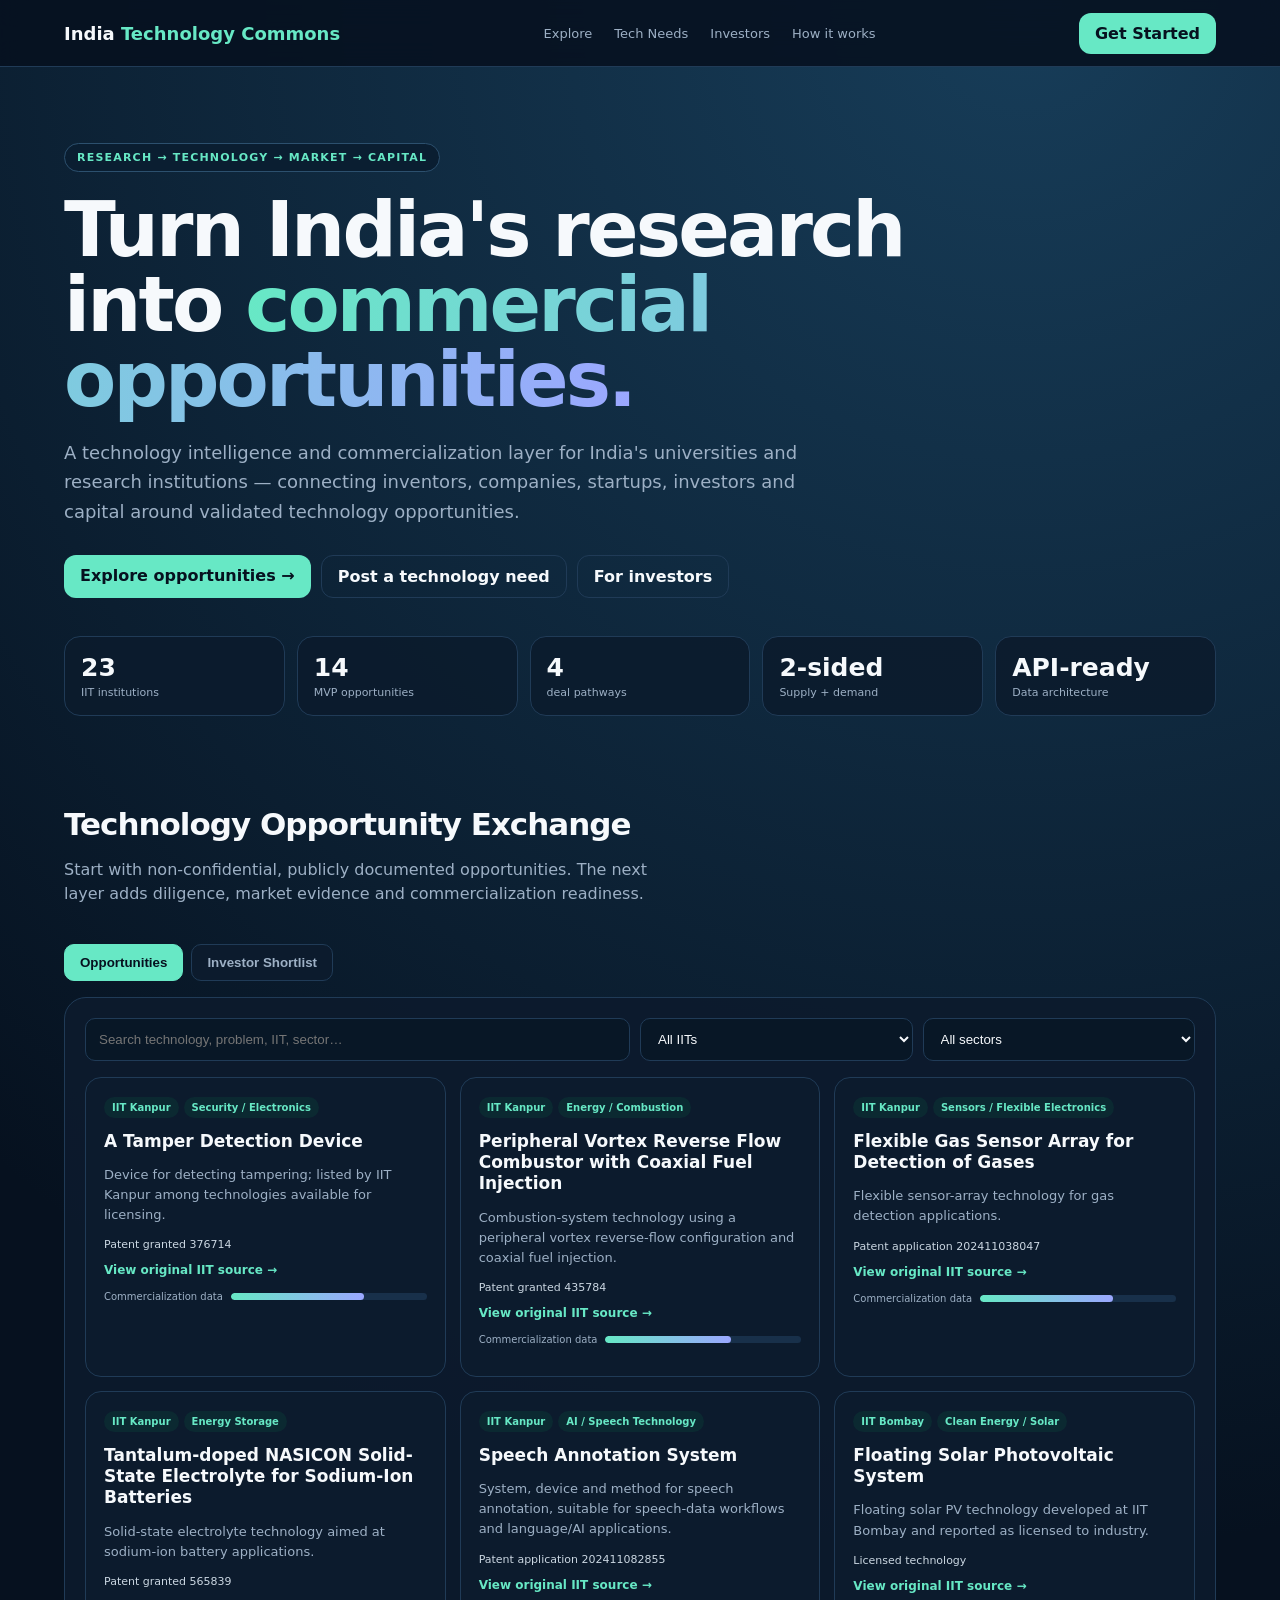
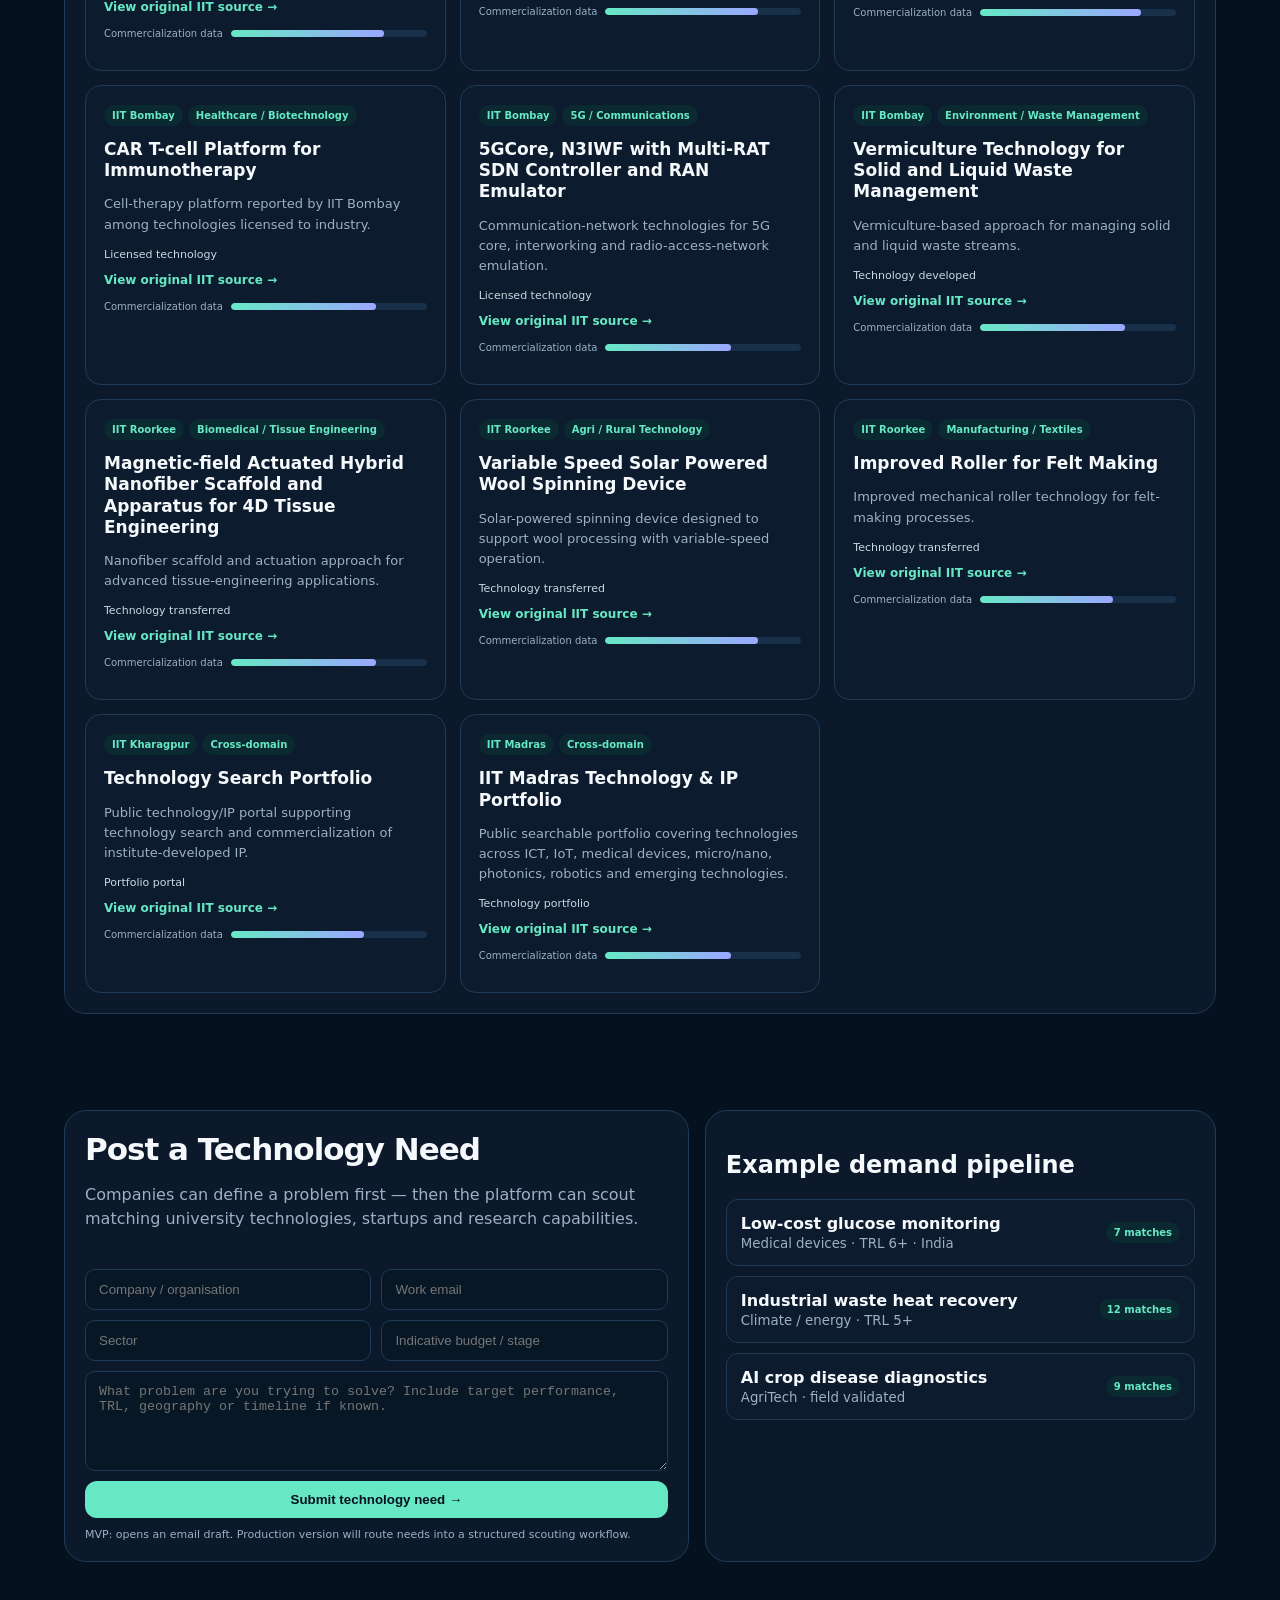
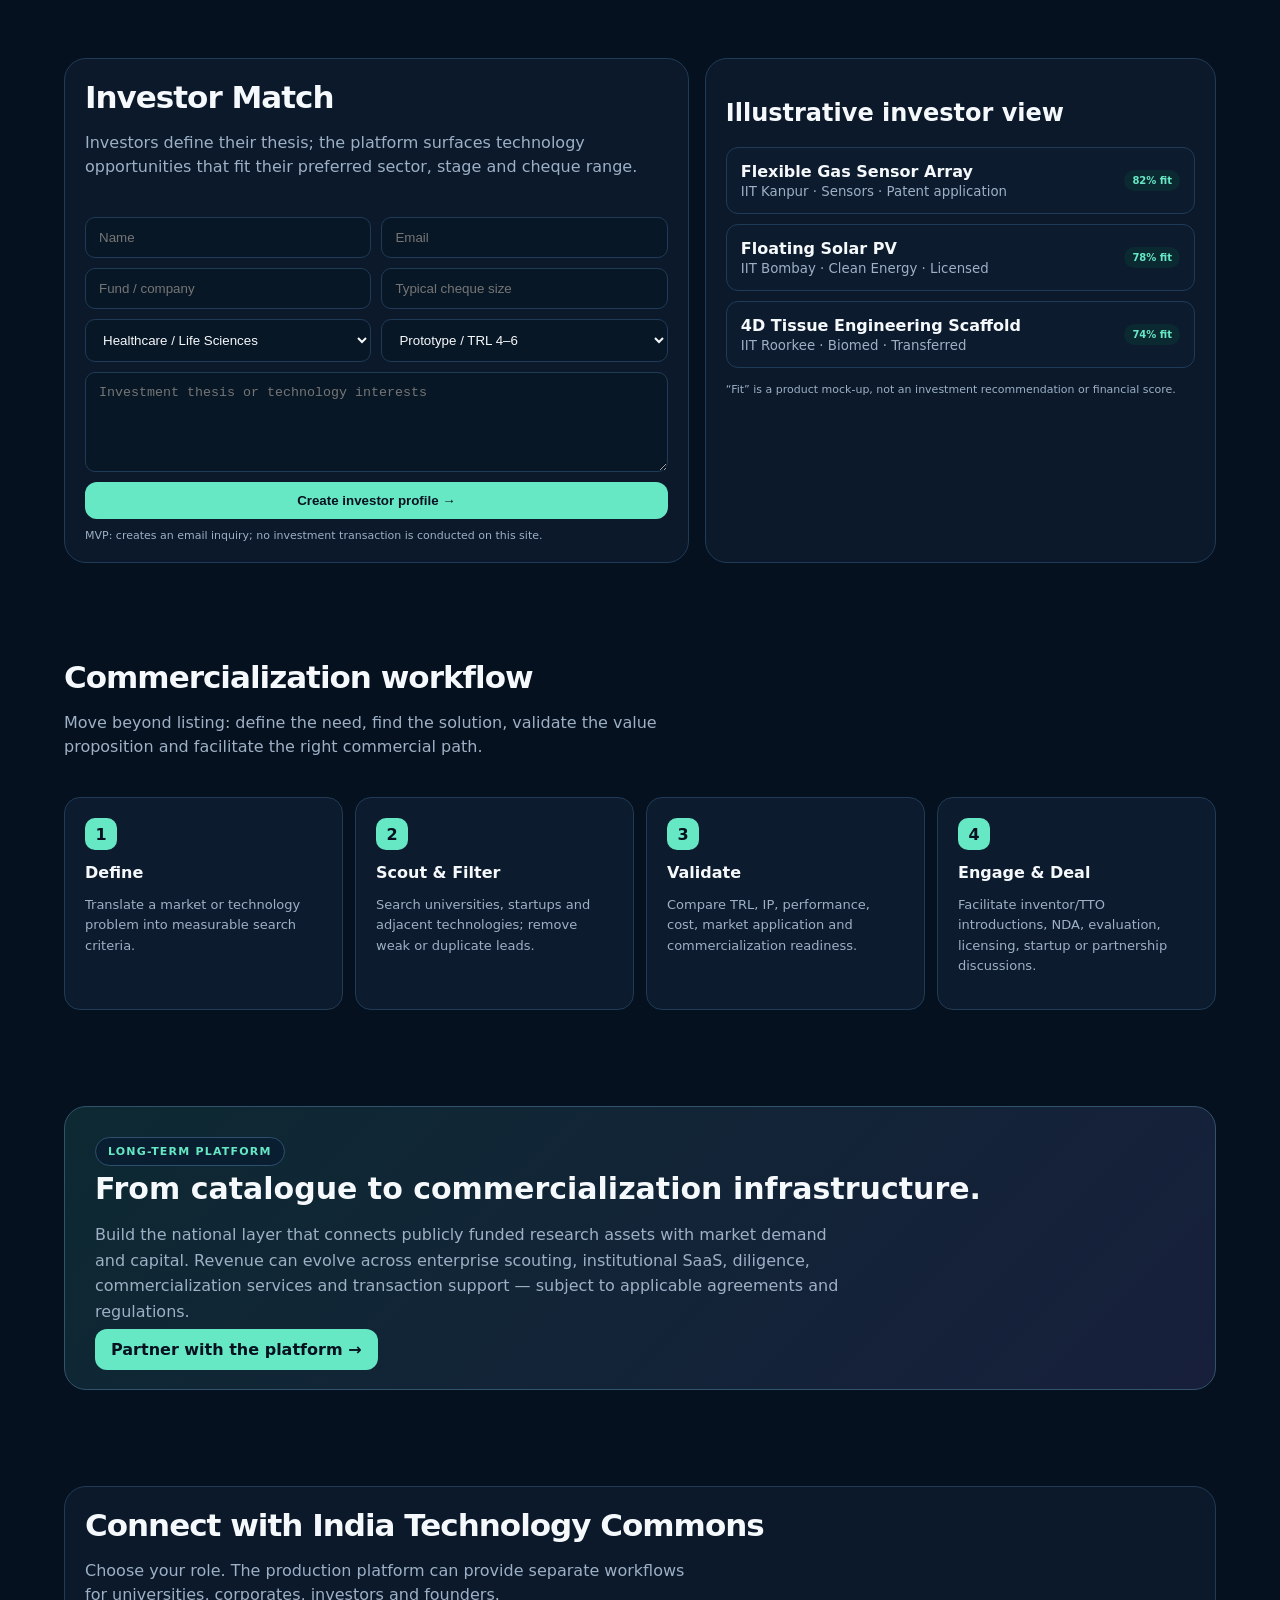
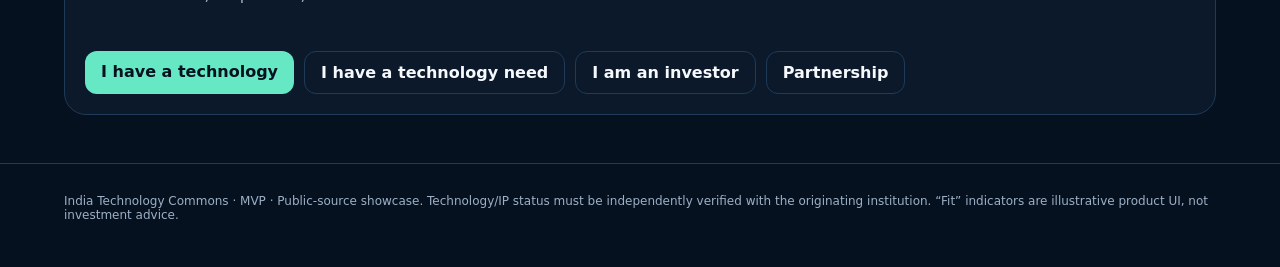
<file: technology-commons/index.html>
<!doctype html>
<html lang="en"><head><meta charset="utf-8"><meta name="viewport" content="width=device-width,initial-scale=1">
<title>India Technology Commons | Research to Capital</title>
<meta name="description" content="Discover, scout and commercialize technologies from India's research ecosystem.">
<style>
:root{--bg:#06111f;--p:#0c1b2d;--p2:#10253b;--line:#203b57;--txt:#f6f9fc;--mut:#9db0c5;--a:#67e8c5;--b:#9ba7ff;--gold:#ffd166;--danger:#ff7f96}
*{box-sizing:border-box}body{margin:0;background:radial-gradient(circle at 80% 0,#173d59 0,transparent 30%),var(--bg);color:var(--txt);font-family:Inter,system-ui,-apple-system,Segoe UI,sans-serif}a{text-decoration:none;color:inherit}.wrap{max-width:1200px;margin:auto;padding:0 24px}
nav{position:sticky;top:0;z-index:20;background:rgba(6,17,31,.88);backdrop-filter:blur(14px);border-bottom:1px solid var(--line)}.nav{height:66px;display:flex;align-items:center;justify-content:space-between}.brand{font-weight:900;font-size:18px}.brand i{font-style:normal;color:var(--a)}.navlinks{display:flex;gap:22px;color:var(--mut);font-size:13px}.navlinks a:hover{color:var(--a)}.btn{border:0;border-radius:12px;padding:11px 16px;font-weight:800;cursor:pointer}.primary{background:var(--a);color:#06111f}.ghost{background:transparent;border:1px solid var(--line);color:var(--txt)}
.hero{padding:76px 0 42px}.eyebrow{display:inline-block;padding:7px 12px;border:1px solid #2c506e;border-radius:99px;color:var(--a);background:#0a1e31;font-size:11px;font-weight:850;letter-spacing:1.2px;text-transform:uppercase}h1{font-size:clamp(40px,6.5vw,76px);line-height:.99;letter-spacing:-2.8px;max-width:950px;margin:20px 0}.grad{background:linear-gradient(90deg,var(--a),var(--b));-webkit-background-clip:text;color:transparent}.lead{max-width:790px;color:var(--mut);font-size:18px;line-height:1.65}.hero-actions{display:flex;gap:10px;flex-wrap:wrap;margin-top:28px}.metrics{display:grid;grid-template-columns:repeat(5,1fr);gap:12px;margin-top:38px}.metric{background:rgba(12,27,45,.9);border:1px solid var(--line);border-radius:16px;padding:16px}.metric b{font-size:25px}.metric span{display:block;color:var(--mut);font-size:11px;margin-top:4px}
section{padding:48px 0}.section-head{display:flex;justify-content:space-between;align-items:end;gap:20px;margin-bottom:22px}.section-head h2{margin:0;font-size:31px;letter-spacing:-1px}.section-head p{color:var(--mut);max-width:600px;line-height:1.5}
.tabs{display:flex;gap:8px;flex-wrap:wrap;margin-bottom:16px}.tab{padding:10px 15px;border:1px solid var(--line);background:var(--p);color:var(--mut);border-radius:10px;font-weight:800;cursor:pointer}.tab.active{background:var(--a);color:#06111f;border-color:var(--a)}
.panel{background:rgba(12,27,45,.92);border:1px solid var(--line);border-radius:22px;padding:20px}.toolbar{display:grid;grid-template-columns:2fr 1fr 1fr;gap:10px;margin-bottom:16px}input,select,textarea{width:100%;padding:12px 13px;background:#081726;color:var(--txt);border:1px solid var(--line);border-radius:10px;outline:none}textarea{min-height:100px;resize:vertical}
.grid{display:grid;grid-template-columns:repeat(3,1fr);gap:14px}.card{background:var(--p);border:1px solid var(--line);border-radius:16px;padding:18px;transition:.2s}.card:hover{transform:translateY(-3px);border-color:#3a668c}.tag{display:inline-block;background:#0b2931;color:var(--a);padding:5px 8px;border-radius:99px;font-size:10px;font-weight:850;margin:0 5px 5px 0}.tag.gold{background:#302719;color:var(--gold)}.card h3{font-size:17px;line-height:1.25;margin:8px 0}.card p{color:var(--mut);font-size:13px;line-height:1.55}.meta{font-size:11px;color:#cbd7e2;margin:8px 0}.source{color:var(--a);font-size:12px;font-weight:800}.score{display:flex;gap:8px;align-items:center;margin:13px 0}.scorebar{height:7px;background:#18304a;border-radius:99px;flex:1;overflow:hidden}.scorebar i{display:block;height:100%;background:linear-gradient(90deg,var(--a),var(--b));border-radius:99px}.empty{text-align:center;color:var(--mut);padding:35px;grid-column:1/-1}
.how{display:grid;grid-template-columns:repeat(4,1fr);gap:12px}.step{padding:20px;background:var(--p);border:1px solid var(--line);border-radius:16px}.num{display:inline-flex;width:32px;height:32px;border-radius:10px;background:var(--a);color:#06111f;align-items:center;justify-content:center;font-weight:900}.step h3{font-size:16px;margin:13px 0 6px}.step p{color:var(--mut);font-size:13px;line-height:1.55}
.twocol{display:grid;grid-template-columns:1.1fr .9fr;gap:16px}.list{display:grid;gap:10px}.row{display:flex;align-items:center;justify-content:space-between;gap:15px;padding:14px;background:var(--p);border:1px solid var(--line);border-radius:12px}.row small{color:var(--mut);display:block;margin-top:3px}.status{font-size:10px;font-weight:900;padding:5px 8px;border-radius:99px;background:#0b2931;color:var(--a);white-space:nowrap}
.form{display:grid;gap:10px}.formgrid{display:grid;grid-template-columns:1fr 1fr;gap:10px}
.callout{background:linear-gradient(135deg,#0d2932,#171f3b);border:1px solid #31536c;border-radius:22px;padding:30px}.callout h2{font-size:30px;margin:5px 0 10px}.callout p{color:var(--mut);line-height:1.6;max-width:760px}
footer{border-top:1px solid var(--line);padding:30px 0 45px;color:var(--mut);font-size:12px}.note{font-size:11px;color:var(--mut)}
@media(max-width:950px){.metrics{grid-template-columns:repeat(3,1fr)}.grid{grid-template-columns:repeat(2,1fr)}.how{grid-template-columns:repeat(2,1fr)}.twocol{grid-template-columns:1fr}.navlinks{display:none}}
@media(max-width:620px){.metrics{grid-template-columns:repeat(2,1fr)}.grid{grid-template-columns:1fr}.toolbar,.formgrid{grid-template-columns:1fr}.how{grid-template-columns:1fr}h1{letter-spacing:-1.5px}}
</style></head>
<body>
<nav><div class="wrap nav"><div class="brand">India <i>Technology Commons</i></div><div class="navlinks"><a href="#explore">Explore</a><a href="#needs">Tech Needs</a><a href="#investors">Investors</a><a href="#process">How it works</a></div><a class="btn primary" href="#connect">Get Started</a></div></nav>

<header class="hero"><div class="wrap">
<span class="eyebrow">Research → Technology → Market → Capital</span>
<h1>Turn India's research into <span class="grad">commercial opportunities.</span></h1>
<p class="lead">A technology intelligence and commercialization layer for India's universities and research institutions — connecting inventors, companies, startups, investors and capital around validated technology opportunities.</p>
<div class="hero-actions"><a class="btn primary" href="#explore">Explore opportunities →</a><a class="btn ghost" href="#needs">Post a technology need</a><a class="btn ghost" href="#investors">For investors</a></div>
<div class="metrics"><div class="metric"><b>23</b><span>IIT institutions</span></div><div class="metric"><b id="rc">0</b><span>MVP opportunities</span></div><div class="metric"><b>4</b><span>deal pathways</span></div><div class="metric"><b>2-sided</b><span>Supply + demand</span></div><div class="metric"><b>API-ready</b><span>Data architecture</span></div></div>
</div></header>

<section id="explore"><div class="wrap">
<div class="section-head"><div><h2>Technology Opportunity Exchange</h2><p>Start with non-confidential, publicly documented opportunities. The next layer adds diligence, market evidence and commercialization readiness.</p></div></div>
<div class="tabs"><button class="tab active" data-view="opps">Opportunities</button><button class="tab" data-view="short">Investor Shortlist</button></div>
<div class="panel"><div class="toolbar"><input id="q" placeholder="Search technology, problem, IIT, sector…"><select id="iit"><option value="">All IITs</option></select><select id="cat"><option value="">All sectors</option></select></div><div id="grid" class="grid"></div></div>
</div></section>

<section id="needs"><div class="wrap"><div class="twocol">
<div class="panel"><div class="section-head"><div><h2>Post a Technology Need</h2><p>Companies can define a problem first — then the platform can scout matching university technologies, startups and research capabilities.</p></div></div>
<form class="form" id="needForm"><div class="formgrid"><input name="company" required placeholder="Company / organisation"><input name="email" type="email" required placeholder="Work email"></div><div class="formgrid"><input name="sector" placeholder="Sector"><input name="budget" placeholder="Indicative budget / stage"></div><textarea name="need" required placeholder="What problem are you trying to solve? Include target performance, TRL, geography or timeline if known."></textarea><button class="btn primary">Submit technology need →</button><span class="note">MVP: opens an email draft. Production version will route needs into a structured scouting workflow.</span></form></div>
<div class="panel"><h2>Example demand pipeline</h2><div class="list"><div class="row"><div><b>Low-cost glucose monitoring</b><small>Medical devices · TRL 6+ · India</small></div><span class="status">7 matches</span></div><div class="row"><div><b>Industrial waste heat recovery</b><small>Climate / energy · TRL 5+</small></div><span class="status">12 matches</span></div><div class="row"><div><b>AI crop disease diagnostics</b><small>AgriTech · field validated</small></div><span class="status">9 matches</span></div></div></div>
</div></div></section>

<section id="investors"><div class="wrap"><div class="twocol">
<div class="panel"><div class="section-head"><div><h2>Investor Match</h2><p>Investors define their thesis; the platform surfaces technology opportunities that fit their preferred sector, stage and cheque range.</p></div></div>
<form class="form" id="invForm"><div class="formgrid"><input name="name" required placeholder="Name"><input name="email" type="email" required placeholder="Email"></div><div class="formgrid"><input name="firm" placeholder="Fund / company"><input name="cheque" placeholder="Typical cheque size"></div><div class="formgrid"><select name="sector"><option>Healthcare / Life Sciences</option><option>Climate / Energy</option><option>AI / DeepTech</option><option>Agri / FoodTech</option><option>Materials / Manufacturing</option></select><select name="stage"><option>Prototype / TRL 4–6</option><option>Commercial / TRL 7–9</option><option>Any stage</option></select></div><textarea name="thesis" placeholder="Investment thesis or technology interests"></textarea><button class="btn primary">Create investor profile →</button><span class="note">MVP: creates an email inquiry; no investment transaction is conducted on this site.</span></form></div>
<div class="panel"><h2>Illustrative investor view</h2><div class="list"><div class="row"><div><b>Flexible Gas Sensor Array</b><small>IIT Kanpur · Sensors · Patent application</small></div><span class="status">82% fit</span></div><div class="row"><div><b>Floating Solar PV</b><small>IIT Bombay · Clean Energy · Licensed</small></div><span class="status">78% fit</span></div><div class="row"><div><b>4D Tissue Engineering Scaffold</b><small>IIT Roorkee · Biomed · Transferred</small></div><span class="status">74% fit</span></div></div><p class="note" style="margin-top:15px">“Fit” is a product mock-up, not an investment recommendation or financial score.</p></div>
</div></div></section>

<section id="process"><div class="wrap"><div class="section-head"><div><h2>Commercialization workflow</h2><p>Move beyond listing: define the need, find the solution, validate the value proposition and facilitate the right commercial path.</p></div></div>
<div class="how"><div class="step"><span class="num">1</span><h3>Define</h3><p>Translate a market or technology problem into measurable search criteria.</p></div><div class="step"><span class="num">2</span><h3>Scout & Filter</h3><p>Search universities, startups and adjacent technologies; remove weak or duplicate leads.</p></div><div class="step"><span class="num">3</span><h3>Validate</h3><p>Compare TRL, IP, performance, cost, market application and commercialization readiness.</p></div><div class="step"><span class="num">4</span><h3>Engage & Deal</h3><p>Facilitate inventor/TTO introductions, NDA, evaluation, licensing, startup or partnership discussions.</p></div></div>
</div></section>

<section><div class="wrap"><div class="callout"><span class="eyebrow">Long-term platform</span><h2>From catalogue to commercialization infrastructure.</h2><p>Build the national layer that connects publicly funded research assets with market demand and capital. Revenue can evolve across enterprise scouting, institutional SaaS, diligence, commercialization services and transaction support — subject to applicable agreements and regulations.</p><a class="btn primary" href="#connect">Partner with the platform →</a></div></div></section>

<section id="connect"><div class="wrap"><div class="panel"><div class="section-head"><div><h2>Connect with India Technology Commons</h2><p>Choose your role. The production platform can provide separate workflows for universities, corporates, investors and founders.</p></div></div><div class="hero-actions"><a class="btn primary" href="mailto:lifecourseindia@gmail.com?subject=India%20Technology%20Commons%20-%20Technology%20Interest">I have a technology</a><a class="btn ghost" href="mailto:lifecourseindia@gmail.com?subject=India%20Technology%20Commons%20-%20Technology%20Need">I have a technology need</a><a class="btn ghost" href="mailto:lifecourseindia@gmail.com?subject=India%20Technology%20Commons%20-%20Investor">I am an investor</a><a class="btn ghost" href="mailto:lifecourseindia@gmail.com?subject=India%20Technology%20Commons%20-%20Partnership">Partnership</a></div></div></div></section>

<footer><div class="wrap">India Technology Commons · MVP · Public-source showcase. Technology/IP status must be independently verified with the originating institution. “Fit” indicators are illustrative product UI, not investment advice.</div></footer>
<script>
const data=[
["IITK-001","IIT Kanpur","A Tamper Detection Device","Device for detecting tampering; listed by IIT Kanpur among technologies available for licensing.","Security / Electronics","Patent granted 376714","https://www.iitk.ac.in/ipr/available-technologies"],
["IITK-002","IIT Kanpur","Peripheral Vortex Reverse Flow Combustor with Coaxial Fuel Injection","Combustion-system technology using a peripheral vortex reverse-flow configuration and coaxial fuel injection.","Energy / Combustion","Patent granted 435784","https://www.iitk.ac.in/ipr/available-technologies"],
["IITK-003","IIT Kanpur","Flexible Gas Sensor Array for Detection of Gases","Flexible sensor-array technology for gas detection applications.","Sensors / Flexible Electronics","Patent application 202411038047","https://www.iitk.ac.in/ipr/available-technologies"],
["IITK-004","IIT Kanpur","Tantalum-doped NASICON Solid-State Electrolyte for Sodium-Ion Batteries","Solid-state electrolyte technology aimed at sodium-ion battery applications.","Energy Storage","Patent granted 565839","https://www.iitk.ac.in/ipr/available-technologies"],
["IITK-005","IIT Kanpur","Speech Annotation System","System, device and method for speech annotation, suitable for speech-data workflows and language/AI applications.","AI / Speech Technology","Patent application 202411082855","https://www.iitk.ac.in/ipr/available-technologies"],
["IITB-001","IIT Bombay","Floating Solar Photovoltaic System","Floating solar PV technology developed at IIT Bombay and reported as licensed to industry.","Clean Energy / Solar","Licensed technology","https://www.ircc.iitb.ac.in/IRCC-Webpage/technologies.jsp"],
["IITB-002","IIT Bombay","CAR T-cell Platform for Immunotherapy","Cell-therapy platform reported by IIT Bombay among technologies licensed to industry.","Healthcare / Biotechnology","Licensed technology","https://www.ircc.iitb.ac.in/IRCC-Webpage/technologies.jsp"],
["IITB-003","IIT Bombay","5GCore, N3IWF with Multi-RAT SDN Controller and RAN Emulator","Communication-network technologies for 5G core, interworking and radio-access-network emulation.","5G / Communications","Licensed technology","https://www.ircc.iitb.ac.in/IRCC-Webpage/technologies.jsp"],
["IITB-004","IIT Bombay","Vermiculture Technology for Solid and Liquid Waste Management","Vermiculture-based approach for managing solid and liquid waste streams.","Environment / Waste Management","Technology developed","https://www.ircc.iitb.ac.in/IRCC-Webpage/technologies.jsp"],
["IITR-001","IIT Roorkee","Magnetic-field Actuated Hybrid Nanofiber Scaffold and Apparatus for 4D Tissue Engineering","Nanofiber scaffold and actuation approach for advanced tissue-engineering applications.","Biomedical / Tissue Engineering","Technology transferred","https://ipr.iitr.ac.in/technologies-basket/"],
["IITR-002","IIT Roorkee","Variable Speed Solar Powered Wool Spinning Device","Solar-powered spinning device designed to support wool processing with variable-speed operation.","Agri / Rural Technology","Technology transferred","https://ipr.iitr.ac.in/technologies-basket/"],
["IITR-003","IIT Roorkee","Improved Roller for Felt Making","Improved mechanical roller technology for felt-making processes.","Manufacturing / Textiles","Technology transferred","https://ipr.iitr.ac.in/technologies-basket/"],
["IITKGP-001","IIT Kharagpur","Technology Search Portfolio","Public technology/IP portal supporting technology search and commercialization of institute-developed IP.","Cross-domain","Portfolio portal","https://sric.iitkgp.ac.in/technologies/"],
["IITM-001","IIT Madras","IIT Madras Technology & IP Portfolio","Public searchable portfolio covering technologies across ICT, IoT, medical devices, micro/nano, photonics, robotics and emerging technologies.","Cross-domain","Technology portfolio","https://ip.iitm.ac.in/our-technologies"]
];
const iit=document.querySelector('#iit'),cat=document.querySelector('#cat'),grid=document.querySelector('#grid');document.querySelector('#rc').textContent=data.length;
[...new Set(data.map(x=>x[1]))].sort().forEach(x=>iit.insertAdjacentHTML('beforeend','<option>'+x+'</option>'));[...new Set(data.map(x=>x[4]))].sort().forEach(x=>cat.insertAdjacentHTML('beforeend','<option>'+x+'</option>'));
function render(){let q=document.querySelector('#q').value.toLowerCase(),iv=iit.value,cv=cat.value;let rows=data.filter(x=>(!q||x.join(' ').toLowerCase().includes(q))&&(!iv||x[1]===iv)&&(!cv||x[4]===cv));grid.innerHTML=rows.length?rows.map(x=>'<article class="card"><span class="tag">'+x[1]+'</span><span class="tag">'+x[4]+'</span><h3>'+x[2]+'</h3><p>'+x[3]+'</p><div class="meta">'+x[5]+'</div><a class="source" href="'+x[6]+'" target="_blank" rel="noopener">View original IIT source →</a><div class="score"><span style="font-size:10px;color:var(--mut)">Commercialization data</span><div class="scorebar"><i style="width:'+([82,78,74,68,64][Math.floor(Math.random()*5)])+'%"></i></div></div></article>').join(''):'<div class="empty">No matching opportunities found.</div>'}document.querySelector('#q').addEventListener('input',render);iit.addEventListener('change',render);cat.addEventListener('change',render);render();
document.querySelectorAll('.tab').forEach(t=>t.onclick=()=>{document.querySelectorAll('.tab').forEach(x=>x.classList.remove('active'));t.classList.add('active')});
function mail(form,subject){form.addEventListener('submit',e=>{e.preventDefault();const d=new FormData(form);const body=[...d.entries()].map(x=>x[0]+': '+x[1]).join('%0A');location.href='mailto:lifecourseindia@gmail.com?subject='+encodeURIComponent(subject)+'&body='+body})}mail(document.querySelector('#needForm'),'India Technology Commons - Technology Need');mail(document.querySelector('#invForm'),'India Technology Commons - Investor Profile');
</script></body></html>
</file>
